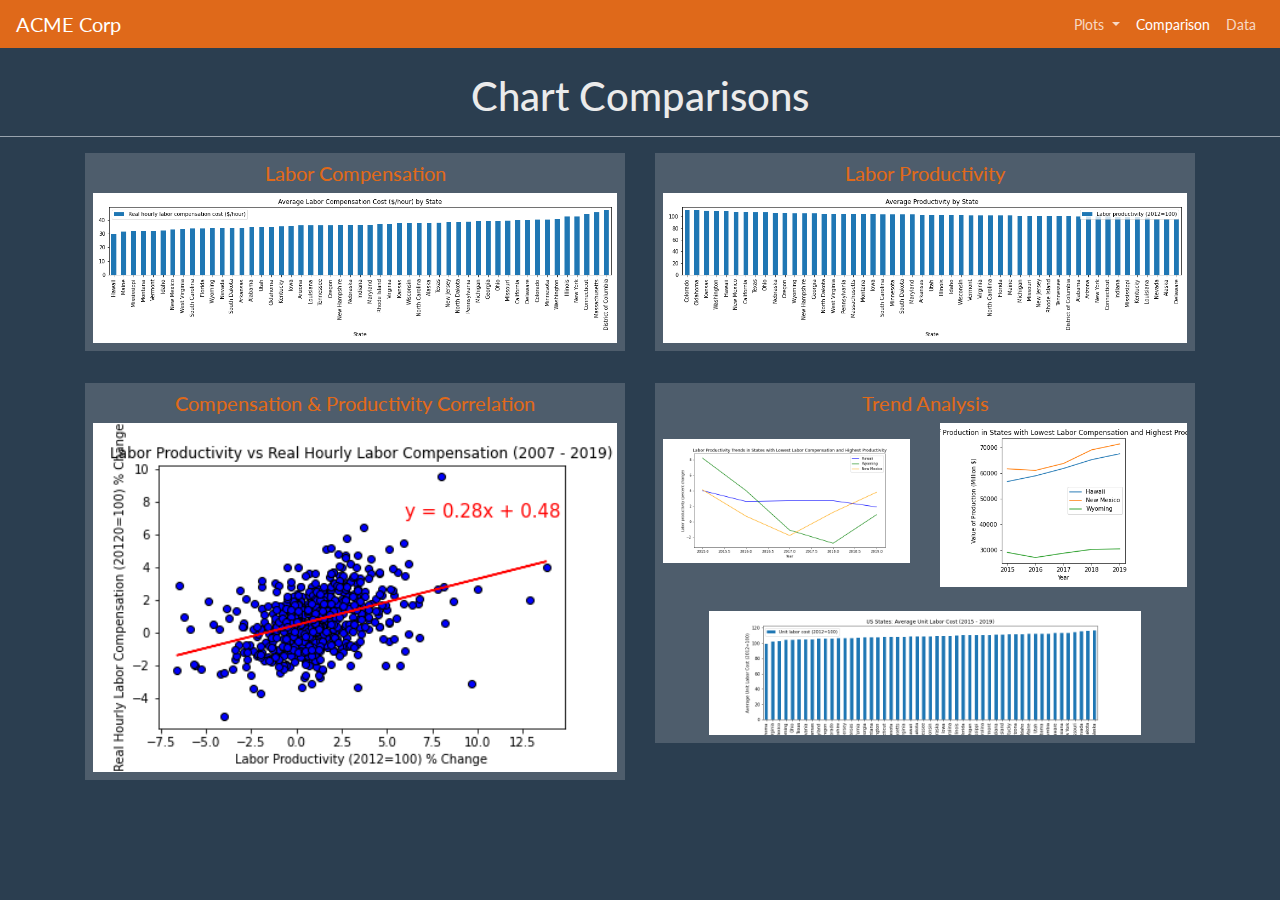
<file: comparison.html>
<!DOCTYPE html>
<html lang="en">
<head>
  <meta charset="UTF-8">
  <meta name="viewport" content="width=device-width, initial-scale=1, shrink-to-fit=no">
  <title>ACME Corp Location Survey</title>

  <!-- <link rel="stylesheet" href="https://maxcdn.bootstrapcdn.com/bootstrap/4.0.0/css/bootstrap.min.css" integrity="sha384-Gn5384xqQ1aoWXA+058RXPxPg6fy4IWvTNh0E263XmFcJlSAwiGgFAW/dAiS6JXm" crossorigin="anonymous"> -->
  <link rel="stylesheet" href="style.css">
  <link rel="stylesheet" href="bootstrap.min.css">

</head>
<body>
  <!-- NavBar area -->
  <nav class="navbar navbar-expand-lg navbar-dark bg-primary">
    <a class="navbar-brand" href="index.html">ACME Corp</a>
    <button class="navbar-toggler" type="button" data-toggle="collapse" data-target="#navbarSupportedContent" aria-controls="navbarSupportedContent" aria-expanded="false" aria-label="Toggle navigation">
      <span class="navbar-toggler-icon"></span>
    </button>
  
    <div class="collapse navbar-collapse" id="navbarSupportedContent">
      <ul class="navbar-nav ml-auto">
        <li class="nav-item dropdown">
          <a class="nav-link dropdown-toggle" href="#" id="navbarDropdown" role="button" data-toggle="dropdown" aria-haspopup="true" aria-expanded="false">
            Plots
          </a>
          <div class="dropdown-menu" aria-labelledby="navbarDropdown">
            <a class="dropdown-item" href="compensation.html">Compensation</a>
            <a class="dropdown-item" href="productivity.html">Productivity</a>
            <a class="dropdown-item" href="correlation.html">Correlation</a>
            <a class="dropdown-item" href="trends.html">Trends</a>
          </div>
        </li>
        <li class="nav-item">
          <a class="nav-link active" href="comparison.html">Comparison</a>
        </li>
        <li class="nav-item">
          <a class="nav-link" href="data.html">Data</a>
        </li>
        
      </ul>
    </div>
  </nav>

  <!-- Content begins -->
  <br>
  <h1 class="text-center">Chart Comparisons</h1>
  <hr class="bg-light">
  <div class="container">
    <div class="row text-center">
      <div class="col-md-6 pb-2">
        <div class="bg-secondary p-2">
        <a href="compensation.html">
          <h5>Labor Compensation</h5>
          <img src="assets/laborcompcost.png" alt="Labor Cost" class="imgcolumn">
        </a>
        </div>
      </div>
      <div class="col-md-6">
        <div class="bg-secondary p-2">
          <a href="productivity.html">
            <h5>Labor Productivity</h5>
            <img src="assets/laborproductivity.png" alt="Productivity" class="imgcolumn">
          </a>
        </div>
      </div>
      <br>
    </div>
    <br>
    <div class="row text-center">
      <div class="col-md-6 pb-2">
        <div class="bg-secondary p-2">
        <a href="correlation.html">
          <h5>Compensation & Productivity Correlation</h5>
          <img src="assets/ChangePrct_Real_Hour_Labor_Comp.png" alt="Correlation" class="imgcolumn">
        </a> 
        </div>
      </div>
      <div class="col-md-6 pb-2">
        <div class="bg-secondary p-2">
        <a href="trends.html">
        <h5>Trend Analysis</h5>
        <div class="row">
          <div class="col-md-6 pb-2">
            <img src="assets/Trend-line-three.png" alt="Productivity Trends" class="imgcolumn">
          </div>
          <div class="col-md-6">
            <img src="assets/production_trend.png" alt="Value of Production" class="imgcolumn">
          </div>
        </div>
        <br>
        <div class="row">
          <div class="col-md-1"></div>
          <div class="col-md-10">
            <img src="assets/5_Lowest_UnitLabor_Cost.png" alt="Productivity" class="imgcolumn">
          </div>
        </div>
        </a>
        </div>
      </div>
    </div>
  </div>
    

  <script src="https://code.jquery.com/jquery-3.2.1.slim.min.js" integrity="sha384-KJ3o2DKtIkvYIK3UENzmM7KCkRr/rE9/Qpg6aAZGJwFDMVNA/GpGFF93hXpG5KkN" crossorigin="anonymous"></script>
  <script src="https://cdnjs.cloudflare.com/ajax/libs/popper.js/1.12.9/umd/popper.min.js" integrity="sha384-ApNbgh9B+Y1QKtv3Rn7W3mgPxhU9K/ScQsAP7hUibX39j7fakFPskvXusvfa0b4Q" crossorigin="anonymous"></script>
  <script src="https://maxcdn.bootstrapcdn.com/bootstrap/4.0.0/js/bootstrap.min.js" integrity="sha384-JZR6Spejh4U02d8jOt6vLEHfe/JQGiRRSQQxSfFWpi1MquVdAyjUar5+76PVCmYl" crossorigin="anonymous"></script>
  </body>
</html>
</file>
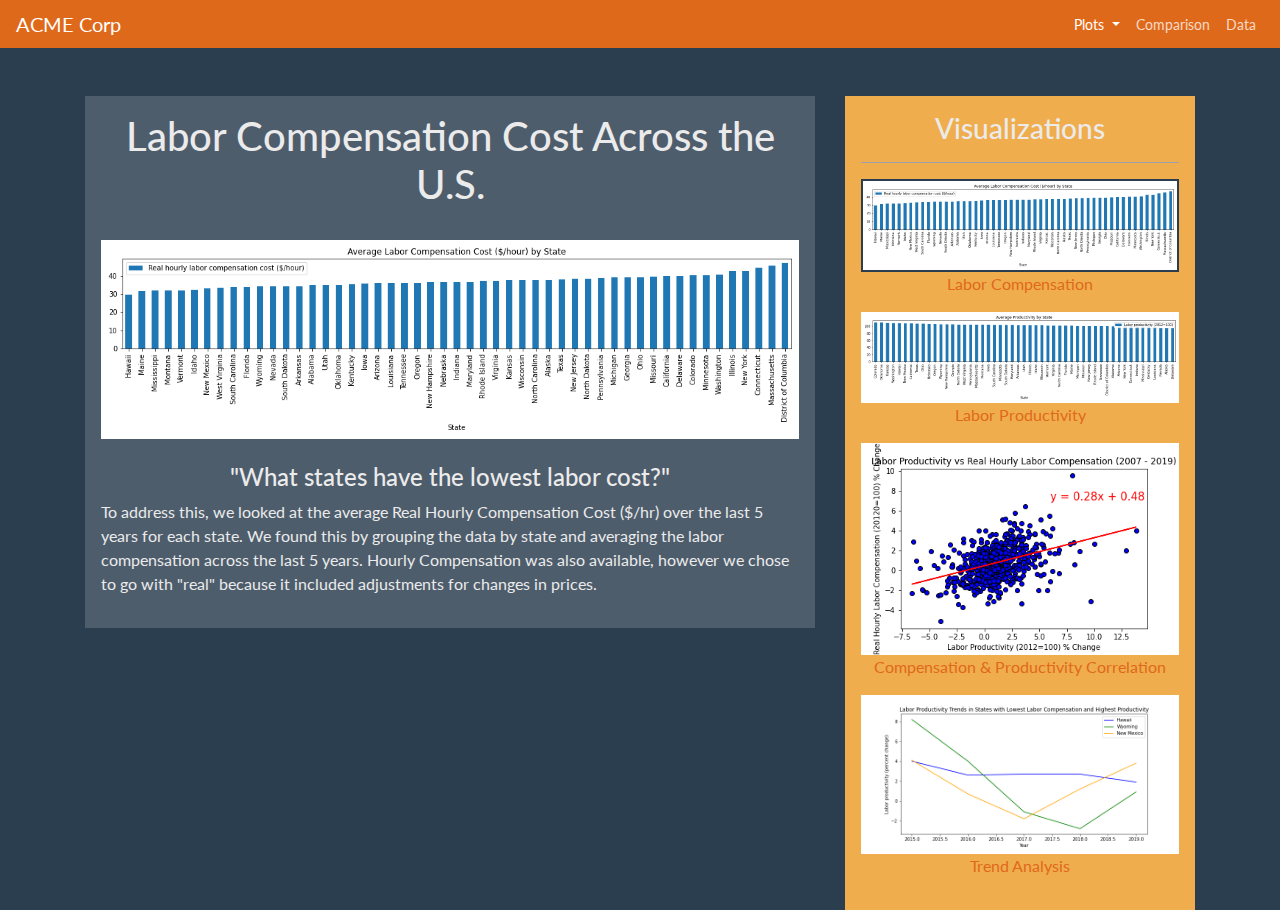
<file: compensation.html>
<!DOCTYPE html>
<html lang="en">
<head>
  <meta charset="UTF-8">
  <meta name="viewport" content="width=device-width, initial-scale=1, shrink-to-fit=no">
  <title>Labor Compensation</title>

  <!-- <link rel="stylesheet" href="https://maxcdn.bootstrapcdn.com/bootstrap/4.0.0/css/bootstrap.min.css" integrity="sha384-Gn5384xqQ1aoWXA+058RXPxPg6fy4IWvTNh0E263XmFcJlSAwiGgFAW/dAiS6JXm" crossorigin="anonymous"> -->
  <link rel="stylesheet" href="style.css">
  <link rel="stylesheet" href="bootstrap.min.css">
</head>
<body>
  
  <!-- NavBar area -->
  <nav class="navbar navbar-expand-lg navbar-dark bg-primary">
    <a class="navbar-brand" href="index.html">ACME Corp</a>
    <button class="navbar-toggler" type="button" data-toggle="collapse" data-target="#navbarSupportedContent" aria-controls="navbarSupportedContent" aria-expanded="false" aria-label="Toggle navigation">
      <span class="navbar-toggler-icon"></span>
    </button>
  
    <div class="collapse navbar-collapse" id="navbarSupportedContent">
      <ul class="navbar-nav ml-auto">
        <li class="nav-item dropdown">
          <a class="nav-link dropdown-toggle active" href="#" id="navbarDropdown" role="button" data-toggle="dropdown" aria-haspopup="true" aria-expanded="false">
            Plots
          </a>
          <div class="dropdown-menu" aria-labelledby="navbarDropdown">
            <a class="dropdown-item active" href="compensation.html">Compensation</a>
            <a class="dropdown-item" href="productivity.html">Productivity</a>
            <a class="dropdown-item" href="correlation.html">Correlation</a>
            <a class="dropdown-item" href="trends.html">Trends</a>
          </div>
        </li>
        <li class="nav-item">
          <a class="nav-link" href="comparison.html">Comparison</a>
        </li>
        <li class="nav-item">
          <a class="nav-link" href="data.html">Data</a>
        </li>
        
      </ul>
    </div>
  </nav>
<br>
<br>
  <!-- Content begins here -->
  <div class="container">
    <div class="row">
      <div class="col-md-8">
          <div class="bg-dark p-3">
            <h1 class="text-center">
              Labor Compensation Cost Across the U.S.
            </h1>
            <br>
            <a href="compensation.html"><img src="assets/laborcompcost.png" alt="Labor Cost" class="imgcolumn"></a>
            <br>
            <br>
            <h4 class="text-center">"What states have the lowest labor cost?"</h4>
            <p>
              To address this, we looked at the average Real Hourly Compensation Cost ($/hr) over the last 5 years for each state. 
              We found this by grouping the data by state and averaging the labor compensation across the last 5 years.
              Hourly Compensation was also available, however we chose to go with "real" because it included adjustments for changes in prices.
            </p>
          </div>
      </div>
      <div class="text-center col-md-4">
          <div class="bg-warning p-3">
            <h3>Visualizations</h3>
            <hr class="bg-light">
            <a href="compensation.html">
              <img src="assets/laborcompcost.png" alt="Labor Cost" class="imgcolumn activePage">
              <p>Labor Compensation</p>
            </a>
            <a href="productivity.html">
              <img src="assets/laborproductivity.png" alt="Productivity" class="imgcolumn">
              <p>Labor Productivity</p>
            </a>
            <a href="correlation.html">
              <img src="assets/ChangePrct_Real_Hour_Labor_Comp.png" alt="Correlation" class="imgcolumn">
              <p>Compensation & Productivity Correlation</p>
            </a>  
            <a href="trends.html">
              <img src="assets/Trend-line-three.png" alt="Trends" class="imgcolumn">
              <p>Trend Analysis</p>
            </a>
          </div>
      </div>
    </div>
  </div>

  <script src="https://code.jquery.com/jquery-3.2.1.slim.min.js" integrity="sha384-KJ3o2DKtIkvYIK3UENzmM7KCkRr/rE9/Qpg6aAZGJwFDMVNA/GpGFF93hXpG5KkN" crossorigin="anonymous"></script>
  <script src="https://cdnjs.cloudflare.com/ajax/libs/popper.js/1.12.9/umd/popper.min.js" integrity="sha384-ApNbgh9B+Y1QKtv3Rn7W3mgPxhU9K/ScQsAP7hUibX39j7fakFPskvXusvfa0b4Q" crossorigin="anonymous"></script>
  <script src="https://maxcdn.bootstrapcdn.com/bootstrap/4.0.0/js/bootstrap.min.js" integrity="sha384-JZR6Spejh4U02d8jOt6vLEHfe/JQGiRRSQQxSfFWpi1MquVdAyjUar5+76PVCmYl" crossorigin="anonymous"></script>
  </body>
</html>
</file>
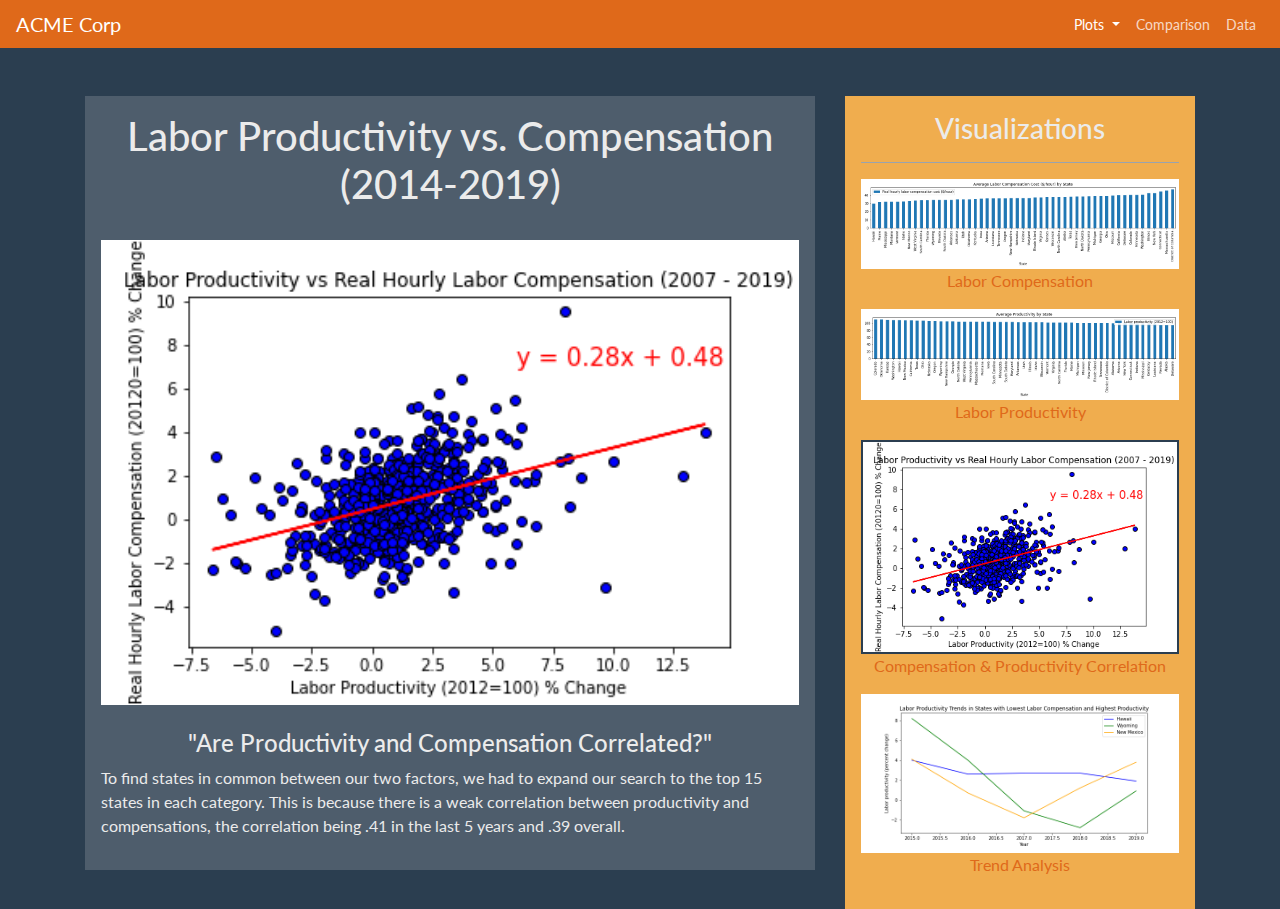
<file: correlation.html>
<!DOCTYPE html>
<html lang="en">
<head>
  <meta charset="UTF-8">
  <meta name="viewport" content="width=device-width, initial-scale=1, shrink-to-fit=no">
  <title>Compensation & Productivity Correlation</title>

  <!-- <link rel="stylesheet" href="https://maxcdn.bootstrapcdn.com/bootstrap/4.0.0/css/bootstrap.min.css" integrity="sha384-Gn5384xqQ1aoWXA+058RXPxPg6fy4IWvTNh0E263XmFcJlSAwiGgFAW/dAiS6JXm" crossorigin="anonymous"> -->
  <link rel="stylesheet" href="style.css">
  <link rel="stylesheet" href="bootstrap.min.css">

</head>
<body>
  <!-- NavBar area -->
  <nav class="navbar navbar-expand-lg navbar-dark bg-primary">
    <a class="navbar-brand" href="index.html">ACME Corp</a>
    <button class="navbar-toggler" type="button" data-toggle="collapse" data-target="#navbarSupportedContent" aria-controls="navbarSupportedContent" aria-expanded="false" aria-label="Toggle navigation">
      <span class="navbar-toggler-icon"></span>
    </button>
  
    <div class="collapse navbar-collapse" id="navbarSupportedContent">
      <ul class="navbar-nav ml-auto">
        <li class="nav-item dropdown">
          <a class="nav-link dropdown-toggle active" href="#" id="navbarDropdown" role="button" data-toggle="dropdown" aria-haspopup="true" aria-expanded="false">
            Plots
          </a>
          <div class="dropdown-menu" aria-labelledby="navbarDropdown">
            <a class="dropdown-item" href="compensation.html">Compensation</a>
            <a class="dropdown-item" href="productivity.html">Productivity</a>
            <a class="dropdown-item active" href="correlation.html">Correlation</a>
            <a class="dropdown-item" href="trends.html">Trends</a>
          </div>
        </li>
        <li class="nav-item">
          <a class="nav-link" href="comparison.html">Comparison</a>
        </li>
        <li class="nav-item">
          <a class="nav-link" href="data.html">Data</a>
        </li>
        
      </ul>
    </div>
  </nav>
  <br>
  <br>
    <!-- Content begins here -->
    <div class="container">
      <div class="row">
        <div class="col-md-8">
            <div class="bg-dark p-3">
              <h1 class="text-center">
                Labor Productivity vs. Compensation (2014-2019) 
              </h1>
              <br>
              <a href="correlation.html"><img src="assets/ChangePrct_Real_Hour_Labor_Comp.png" alt="Correlation" class="imgcolumn"></a> 
              <br>
              <br>
              <h4 class="text-center">"Are Productivity and Compensation Correlated?"</h4>
              <p>
                To find states in common between our two factors, we had to expand our search to the top 15 states in each category. 
                This is because there is a weak correlation between productivity and compensations, 
                the correlation being .41 in the last 5 years and .39 overall.
              </p>
            </div>
        </div>
        <div class="text-center col-md-4">
            <div class="bg-warning p-3">
              <h3>Visualizations</h3>
              <hr class="bg-light">
              <a href="compensation.html">
                <img src="assets/laborcompcost.png" alt="Labor Cost" class="imgcolumn">
                <p>Labor Compensation</p>
              </a>
              <a href="productivity.html">
                <img src="assets/laborproductivity.png" alt="Productivity" class="imgcolumn">
                <p>Labor Productivity</p>
              </a>
              <a href="correlation.html">
                <img src="assets/ChangePrct_Real_Hour_Labor_Comp.png" alt="Correlation" class="imgcolumn activePage">
                <p>Compensation & Productivity Correlation</p>
              </a>  
              <a href="trends.html">
                <img src="assets/Trend-line-three.png" alt="Trends" class="imgcolumn">
                <p>Trend Analysis</p>
              </a>
            </div>
        </div>
      </div>
    </div>
    
  <script src="https://code.jquery.com/jquery-3.2.1.slim.min.js" integrity="sha384-KJ3o2DKtIkvYIK3UENzmM7KCkRr/rE9/Qpg6aAZGJwFDMVNA/GpGFF93hXpG5KkN" crossorigin="anonymous"></script>
  <script src="https://cdnjs.cloudflare.com/ajax/libs/popper.js/1.12.9/umd/popper.min.js" integrity="sha384-ApNbgh9B+Y1QKtv3Rn7W3mgPxhU9K/ScQsAP7hUibX39j7fakFPskvXusvfa0b4Q" crossorigin="anonymous"></script>
  <script src="https://maxcdn.bootstrapcdn.com/bootstrap/4.0.0/js/bootstrap.min.js" integrity="sha384-JZR6Spejh4U02d8jOt6vLEHfe/JQGiRRSQQxSfFWpi1MquVdAyjUar5+76PVCmYl" crossorigin="anonymous"></script>
  </body>
</html>
</file>
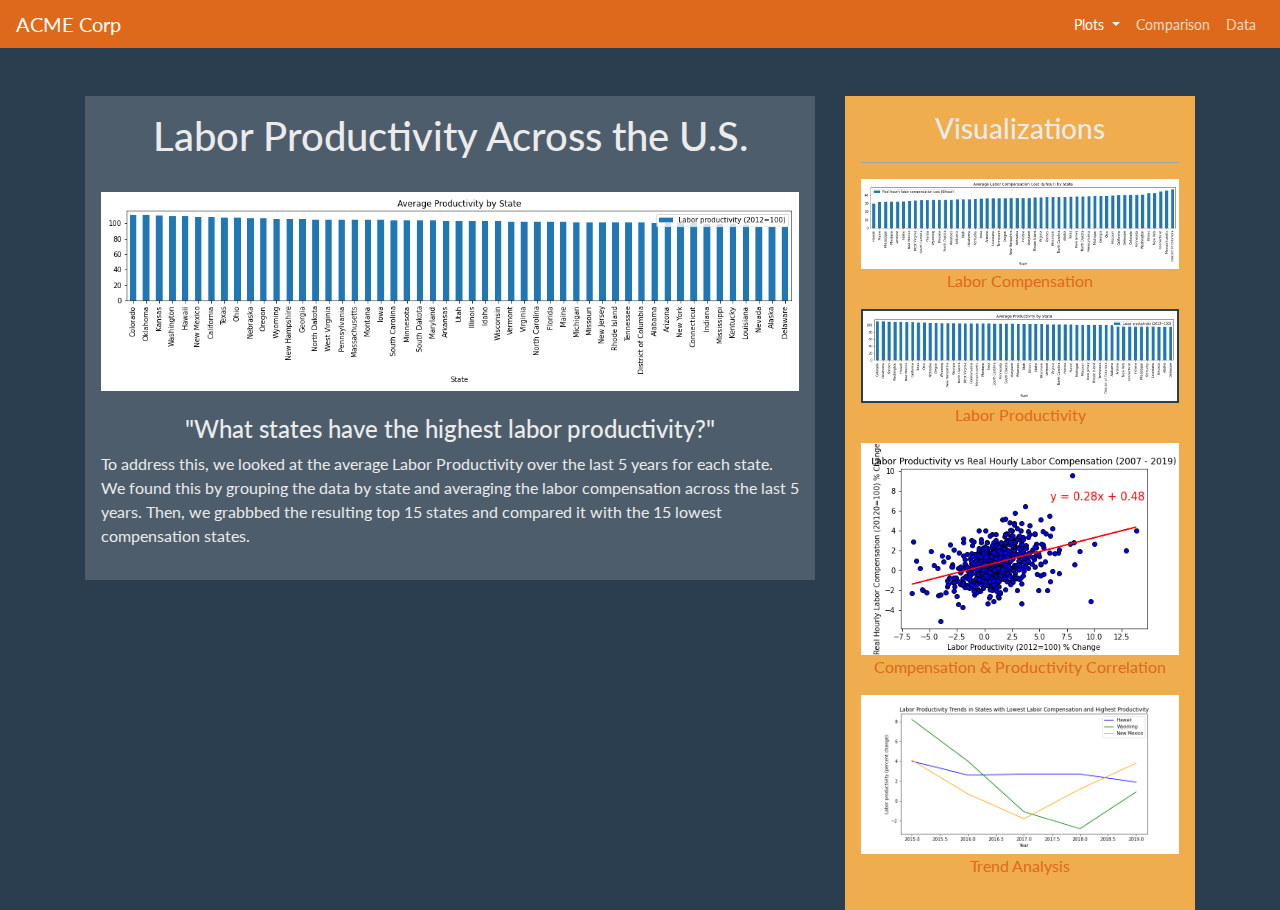
<file: productivity.html>
<!DOCTYPE html>
<html lang="en">
<head>
  <meta charset="UTF-8">
  <meta name="viewport" content="width=device-width, initial-scale=1, shrink-to-fit=no">
  <title>Labor Productivity</title>

  <!-- <link rel="stylesheet" href="https://maxcdn.bootstrapcdn.com/bootstrap/4.0.0/css/bootstrap.min.css" integrity="sha384-Gn5384xqQ1aoWXA+058RXPxPg6fy4IWvTNh0E263XmFcJlSAwiGgFAW/dAiS6JXm" crossorigin="anonymous"> -->
  <link rel="stylesheet" href="style.css">
  <link rel="stylesheet" href="bootstrap.min.css">
</head>
<body>
  
  <!-- NavBar area -->
  <nav class="navbar navbar-expand-lg navbar-dark bg-primary">
    <a class="navbar-brand" href="index.html">ACME Corp</a>
    <button class="navbar-toggler" type="button" data-toggle="collapse" data-target="#navbarSupportedContent" aria-controls="navbarSupportedContent" aria-expanded="false" aria-label="Toggle navigation">
      <span class="navbar-toggler-icon"></span>
    </button>
  
    <div class="collapse navbar-collapse" id="navbarSupportedContent">
      <ul class="navbar-nav ml-auto">
        <li class="nav-item dropdown">
          <a class="nav-link dropdown-toggle active" href="#" id="navbarDropdown" role="button" data-toggle="dropdown" aria-haspopup="true" aria-expanded="false">
            Plots
          </a>
          <div class="dropdown-menu" aria-labelledby="navbarDropdown">
            <a class="dropdown-item" href="compensation.html">Compensation</a>
            <a class="dropdown-item active" href="productivity.html">Productivity</a>
            <a class="dropdown-item" href="correlation.html">Correlation</a>
            <a class="dropdown-item" href="trends.html">Trends</a>
          </div>
        </li>
        <li class="nav-item">
          <a class="nav-link" href="comparison.html">Comparison</a>
        </li>
        <li class="nav-item">
          <a class="nav-link" href="data.html">Data</a>
        </li>
        
      </ul>
    </div>
  </nav>
  <br>
  <br>
    <!-- Content begins here -->
    <div class="container">
      <div class="row">
        <div class="col-md-8">
            <div class="bg-dark p-3">
              <h1 class="text-center">
                Labor Productivity Across the U.S.
              </h1>
              <br>
              <a href="productivity.html"><img src="assets/laborproductivity.png" alt="Productivity" class="imgcolumn"></a>
              <br>
              <br>
              <h4 class="text-center">"What states have the highest labor productivity?"</h4>
              <p>
                To address this, we looked at the average Labor Productivity over the last 5 years for each state. 
                We found this by grouping the data by state and averaging the labor compensation across the last 5 years.
                Then, we grabbbed the resulting top 15 states and compared it with the 15 lowest compensation states. 
              </p>
            </div>
        </div>
        <div class="text-center col-md-4">
            <div class="bg-warning p-3">
              <h3>Visualizations</h3>
              <hr class="bg-light">
              <a href="compensation.html">
                <img src="assets/laborcompcost.png" alt="Labor Cost" class="imgcolumn">
                <p>Labor Compensation</p>
              </a>
              <a href="productivity.html">
                <img src="assets/laborproductivity.png" alt="Productivity" class="imgcolumn activePage">
                <p>Labor Productivity</p>
              </a>
              <a href="correlation.html">
                <img src="assets/ChangePrct_Real_Hour_Labor_Comp.png" alt="Correlation" class="imgcolumn">
                <p>Compensation & Productivity Correlation</p>
              </a>  
              <a href="trends.html">
                <img src="assets/Trend-line-three.png" alt="Trends" class="imgcolumn">
                <p>Trend Analysis</p>
              </a>
            </div>
        </div>
      </div>
    </div>
    
  <script src="https://code.jquery.com/jquery-3.2.1.slim.min.js" integrity="sha384-KJ3o2DKtIkvYIK3UENzmM7KCkRr/rE9/Qpg6aAZGJwFDMVNA/GpGFF93hXpG5KkN" crossorigin="anonymous"></script>
  <script src="https://cdnjs.cloudflare.com/ajax/libs/popper.js/1.12.9/umd/popper.min.js" integrity="sha384-ApNbgh9B+Y1QKtv3Rn7W3mgPxhU9K/ScQsAP7hUibX39j7fakFPskvXusvfa0b4Q" crossorigin="anonymous"></script>
  <script src="https://maxcdn.bootstrapcdn.com/bootstrap/4.0.0/js/bootstrap.min.js" integrity="sha384-JZR6Spejh4U02d8jOt6vLEHfe/JQGiRRSQQxSfFWpi1MquVdAyjUar5+76PVCmYl" crossorigin="anonymous"></script>
  </body>
</html>
</file>
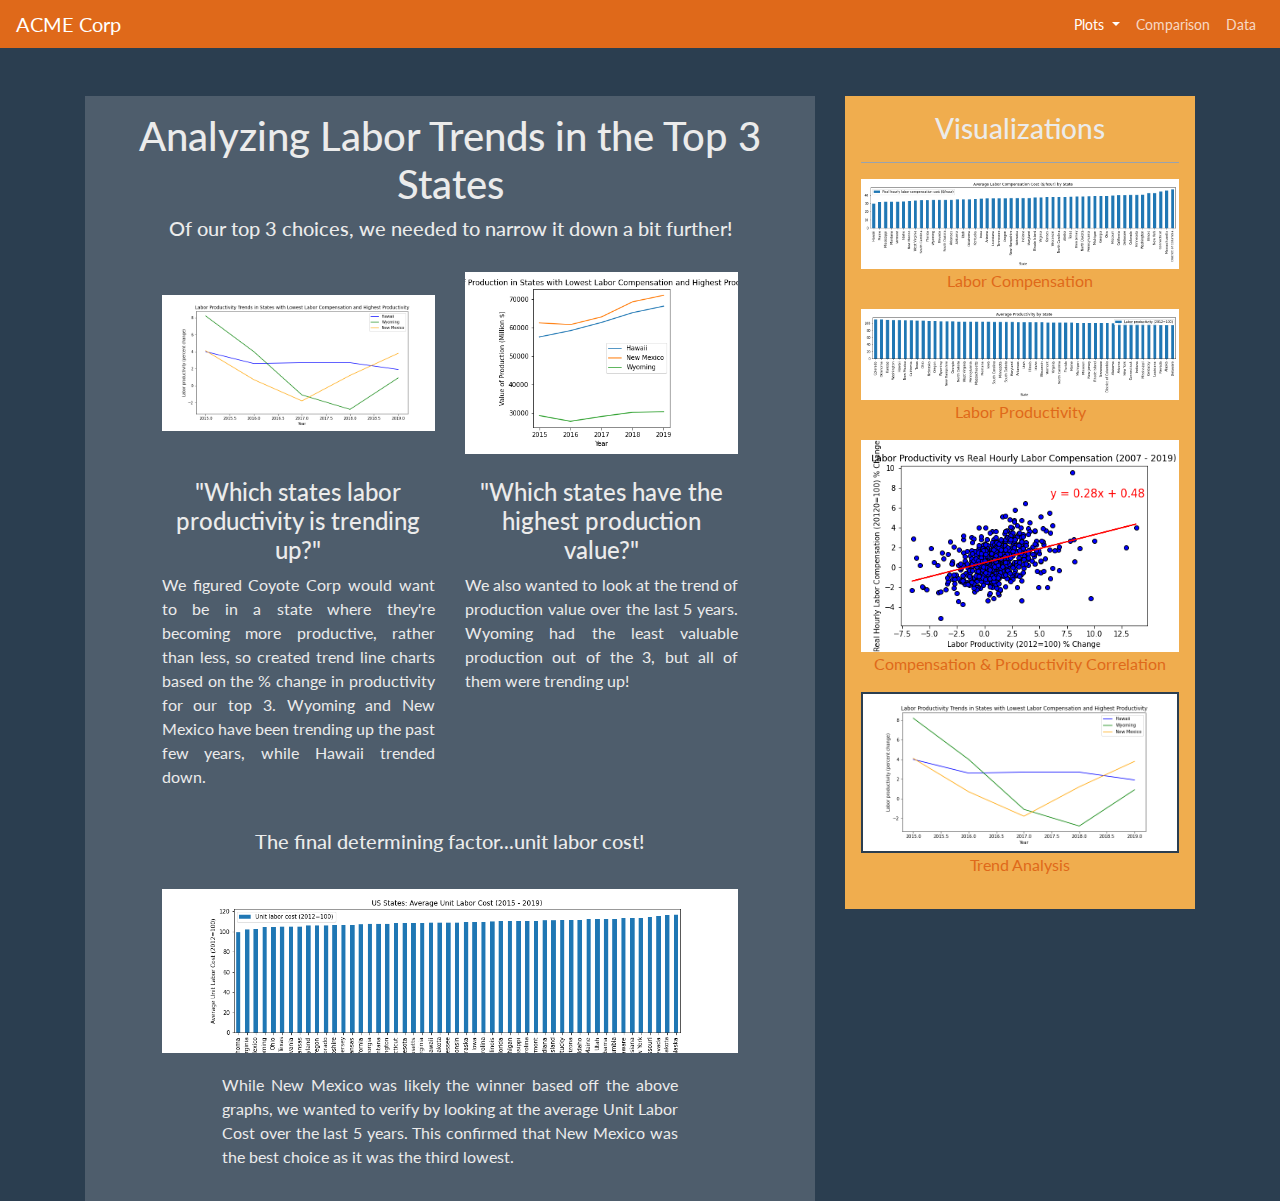
<file: trends.html>
<!DOCTYPE html>
<html lang="en">
<head>
  <meta charset="UTF-8">
  <meta name="viewport" content="width=device-width, initial-scale=1, shrink-to-fit=no">
  <title>Labor Trends</title>

  <!-- <link rel="stylesheet" href="https://maxcdn.bootstrapcdn.com/bootstrap/4.0.0/css/bootstrap.min.css" integrity="sha384-Gn5384xqQ1aoWXA+058RXPxPg6fy4IWvTNh0E263XmFcJlSAwiGgFAW/dAiS6JXm" crossorigin="anonymous"> -->
  <link rel="stylesheet" href="style.css">
  <link rel="stylesheet" href="bootstrap.min.css">

</head>
<body>
  <!-- NavBar area -->
  <nav class="navbar navbar-expand-lg navbar-dark bg-primary">
    <a class="navbar-brand" href="index.html">ACME Corp</a>
    <button class="navbar-toggler" type="button" data-toggle="collapse" data-target="#navbarSupportedContent" aria-controls="navbarSupportedContent" aria-expanded="false" aria-label="Toggle navigation">
      <span class="navbar-toggler-icon"></span>
    </button>
  
    <div class="collapse navbar-collapse" id="navbarSupportedContent">
      <ul class="navbar-nav ml-auto">
        <li class="nav-item dropdown">
          <a class="nav-link dropdown-toggle active" href="#" id="navbarDropdown" role="button" data-toggle="dropdown" aria-haspopup="true" aria-expanded="false">
            Plots
          </a>
          <div class="dropdown-menu" aria-labelledby="navbarDropdown">
            <a class="dropdown-item" href="compensation.html">Compensation</a>
            <a class="dropdown-item" href="productivity.html">Productivity</a>
            <a class="dropdown-item" href="correlation.html">Correlation</a>
            <a class="dropdown-item active" href="trends.html">Trends</a>
          </div>
        </li>
        <li class="nav-item">
          <a class="nav-link" href="comparison.html">Comparison</a>
        </li>
        <li class="nav-item">
          <a class="nav-link" href="data.html">Data</a>
        </li>
        
      </ul>
    </div>
  </nav>
    <br>
    <br>
      <!-- Content begins here -->
      <div class="container">
        <div class="row">
          <div class="col-md-8">
              <div class="bg-dark p-3">
                <h1 class="text-center">Analyzing Labor Trends in the Top 3 States</h1>
                <h5 class="text-center">Of our top 3 choices, we needed to narrow it down a bit further!</h5>
                <br>
                <div class="row">
                  <div class="col-md-1"></div>
                  <div class="col-md-5 text-justify">
                    <a href="trends.html"><img src="assets/Trend-line-three.png" alt="Productivity Trends" class="imgcolumn"></a>
                  </div>
                  <div class="col-md-5">
                    <a href="trends.html"><img src="assets/production_trend.png" alt="Value of Production" class="imgcolumn"></a>
                  </div>
                </div>
            
                <div class="row">
                  <div class="col-md-1"></div>
                  <div class="text-justify col-md-5">
                    <br>
                    <h4 class="text-center">"Which states labor productivity is trending up?"</h4>
                    <p>
                      We figured Coyote Corp would want to be in a state where they're becoming more productive, 
                      rather than less, so created trend line charts based on the % change in productivity for our top 3. 
                      Wyoming and New Mexico have been trending up the past few years, while Hawaii trended down.
                    </p>
                  </div>
                  <div class="text-justify col-md-5">
                    <br>
                    <h4 class="text-center">"Which states have the highest production value?"</h4>
                    <p>
                      We also wanted to look at the trend of production value over the last 5 years. 
                      Wyoming had the least valuable production out of the 3, but all of them were trending up!
                    </p>
                  </div>
                </div>
              <div class="row">
                <div class="col-md-1"></div>
                <div class="col-md-10">
                  <br>
                  <h5 class="text-center">The final determining factor...unit labor cost!</h5>
                  <a href="trends.html"><img src="assets/5_Lowest_UnitLabor_Cost.png" alt="Productivity" class="imgcolumn"></a>
                </div>
              </div>
              <div class="row">
                <div class="col-md-2"></div>
                <div class="text-justify col-md-8">
                  <br>
                  <br>
                  <p>
                    While New Mexico was likely the winner based off the above graphs, we wanted to verify by looking at the average 
                    Unit Labor Cost over the last 5 years. This confirmed that New Mexico was the best choice as it was the third lowest.
                  </p>
                </div>
              </div>
              </div>
          </div>
          <div class="text-center col-md-4">
              <div class="bg-warning p-3">
                <h3>Visualizations</h3>
                <hr class="bg-light">
                <a href="compensation.html">
                  <img src="assets/laborcompcost.png" alt="Labor Cost" class="imgcolumn">
                  <p>Labor Compensation</p>
                </a>
                <a href="productivity.html">
                  <img src="assets/laborproductivity.png" alt="Productivity" class="imgcolumn">
                  <p>Labor Productivity</p>
                </a>
                <a href="correlation.html">
                  <img src="assets/ChangePrct_Real_Hour_Labor_Comp.png" alt="Correlation" class="imgcolumn">
                  <p>Compensation & Productivity Correlation</p>
                </a>  
                <a href="trends.html">
                  <img src="assets/Trend-line-three.png" alt="Trends" class="imgcolumn activePage">
                  <p>Trend Analysis</p>
                </a>
              </div>
          </div>
        </div>
      </div>

  <script src="https://code.jquery.com/jquery-3.2.1.slim.min.js" integrity="sha384-KJ3o2DKtIkvYIK3UENzmM7KCkRr/rE9/Qpg6aAZGJwFDMVNA/GpGFF93hXpG5KkN" crossorigin="anonymous"></script>
  <script src="https://cdnjs.cloudflare.com/ajax/libs/popper.js/1.12.9/umd/popper.min.js" integrity="sha384-ApNbgh9B+Y1QKtv3Rn7W3mgPxhU9K/ScQsAP7hUibX39j7fakFPskvXusvfa0b4Q" crossorigin="anonymous"></script>
  <script src="https://maxcdn.bootstrapcdn.com/bootstrap/4.0.0/js/bootstrap.min.js" integrity="sha384-JZR6Spejh4U02d8jOt6vLEHfe/JQGiRRSQQxSfFWpi1MquVdAyjUar5+76PVCmYl" crossorigin="anonymous"></script>
  </body>
</html>
</file>
<file: style.css>
.imgcolumn {
    height: 100%; 
    width: 100%; 
    object-fit: contain;
}

.activePage {
    border: 2px solid #2B3E50;
}
</file>
